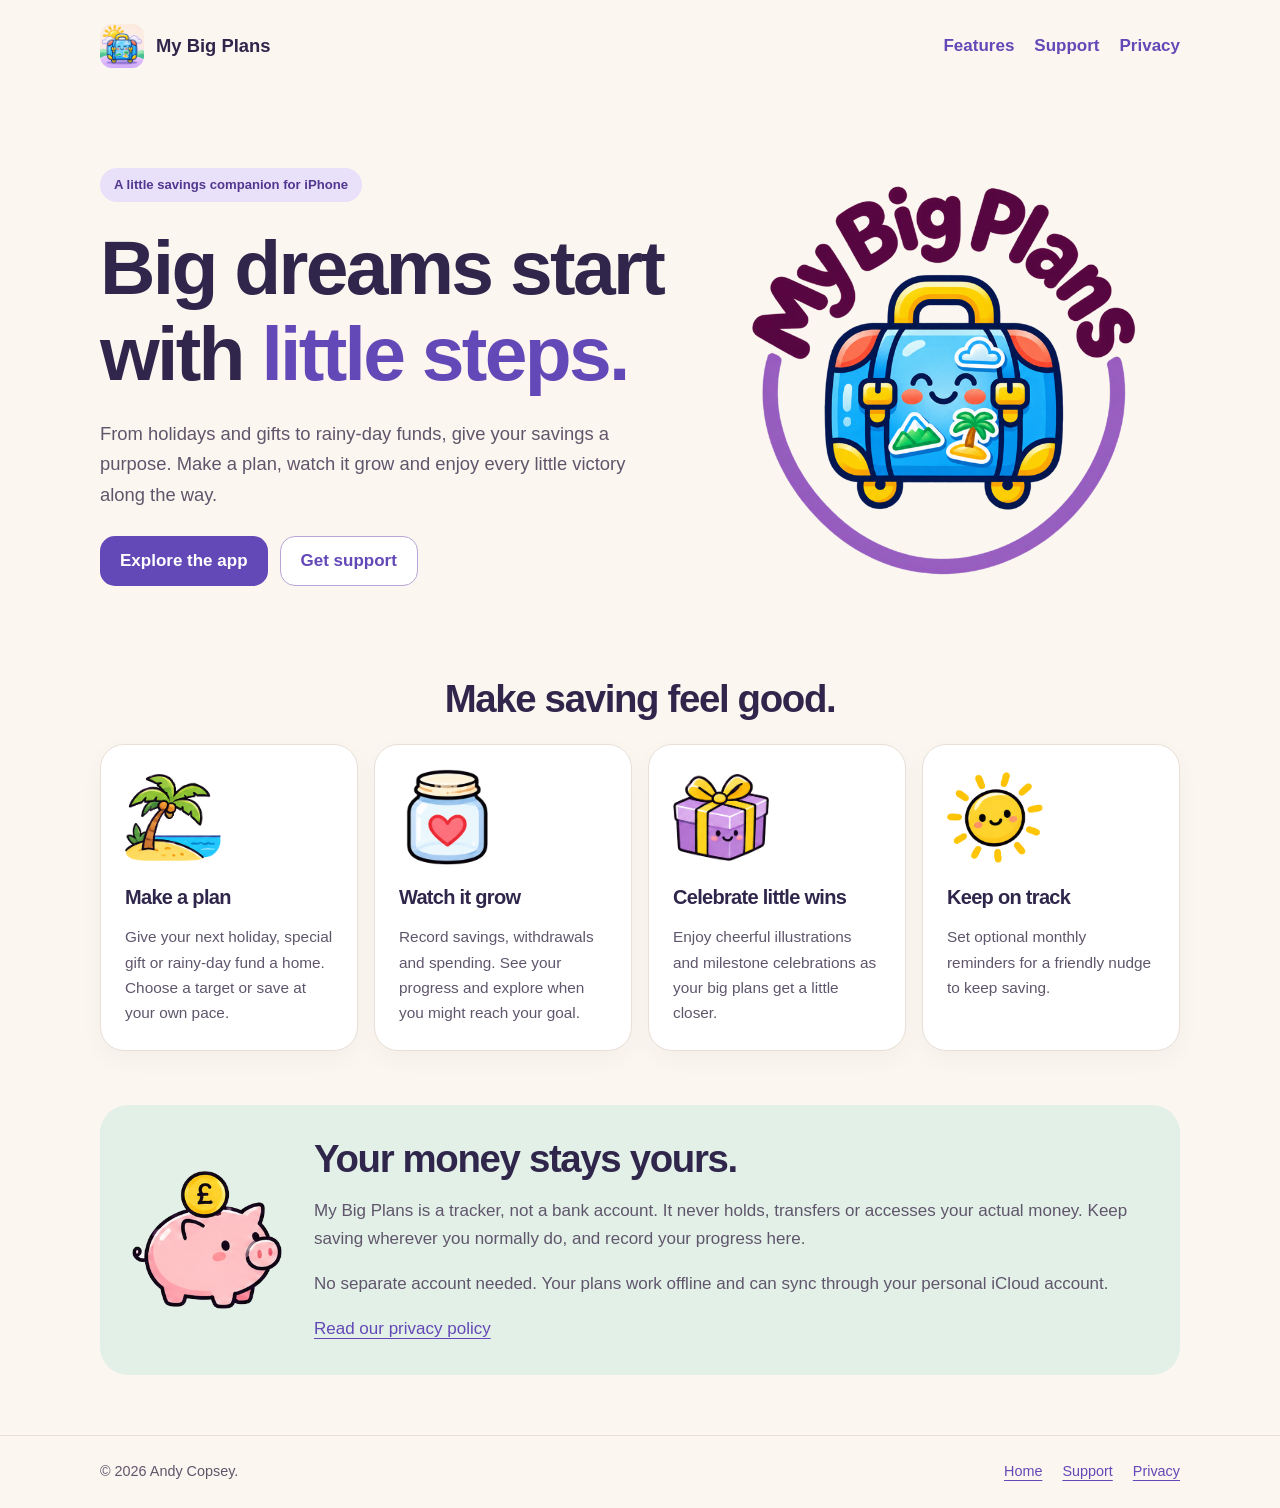
<file: index.html>
<!doctype html>
<html lang="en-GB"><head><meta charset="utf-8"><meta name="viewport" content="width=device-width, initial-scale=1"><meta name="description" content="A friendly personal savings tracker for iPhone."><title>My Big Plans — Big dreams start with little steps</title><link rel="icon" href="./images/app-icon.png"><link rel="stylesheet" href="./style.css"></head><body><a class="skip" href="#main">Skip to content</a><div class="shell"><header class="site-header"><a class="brand" href="./"><img src="./images/app-icon.png" alt="" width="44" height="44">My Big Plans</a><nav aria-label="Main navigation"><a href="./#features">Features</a><a href="./support/">Support</a><a href="./privacy/">Privacy</a></nav></header><main id="main"><section class="hero"><div class="hero-copy"><span class="eyebrow">A little savings companion for iPhone</span><h1>Big dreams start with <em>little steps.</em></h1><p>From holidays and gifts to rainy-day funds, give your savings a purpose. Make a plan, watch it grow and enjoy every little victory along the way.</p><div class="hero-actions"><a class="button primary" href="#features">Explore the app</a><a class="button secondary" href="support/">Get support</a></div></div><img class="hero-logo" src="images/logo.png" alt="My Big Plans smiling suitcase mascot"></section><section id="features"><h2 class="section-title">Make saving feel good.</h2><div class="feature-grid"><article class="card"><img src="images/island.png" alt="" width="96" height="96"><h3>Make a plan</h3><p>Give your next holiday, special gift or rainy-day fund a home. Choose a target or save at your own pace.</p></article><article class="card"><img src="images/jar.png" alt="" width="96" height="96"><h3>Watch it grow</h3><p>Record savings, withdrawals and spending. See your progress and explore when you might reach your goal.</p></article><article class="card"><img src="images/gift.png" alt="" width="96" height="96"><h3>Celebrate little wins</h3><p>Enjoy cheerful illustrations and milestone celebrations as your big plans get a little closer.</p></article><article class="card"><img src="images/sun.png" alt="" width="96" height="96"><h3>Keep on track</h3><p>Set optional monthly reminders for a friendly nudge to keep saving.</p></article></div></section><section class="showcase-panel"><img src="images/piggybank.png" alt="" width="150" height="150"><div><h2>Your money stays yours.</h2><p>My Big Plans is a tracker, not a bank account. It never holds, transfers or accesses your actual money. Keep saving wherever you normally do, and record your progress here.</p><p>No separate account needed. Your plans work offline and can sync through your personal iCloud account.</p><a href="privacy/">Read our privacy policy</a></div></section></main></div><footer><div class="shell footer-inner"><span>© 2026 Andy Copsey.</span><div class="footer-links"><a href="./">Home</a><a href="./support/">Support</a><a href="./privacy/">Privacy</a></div></div></footer></body></html>
</file>
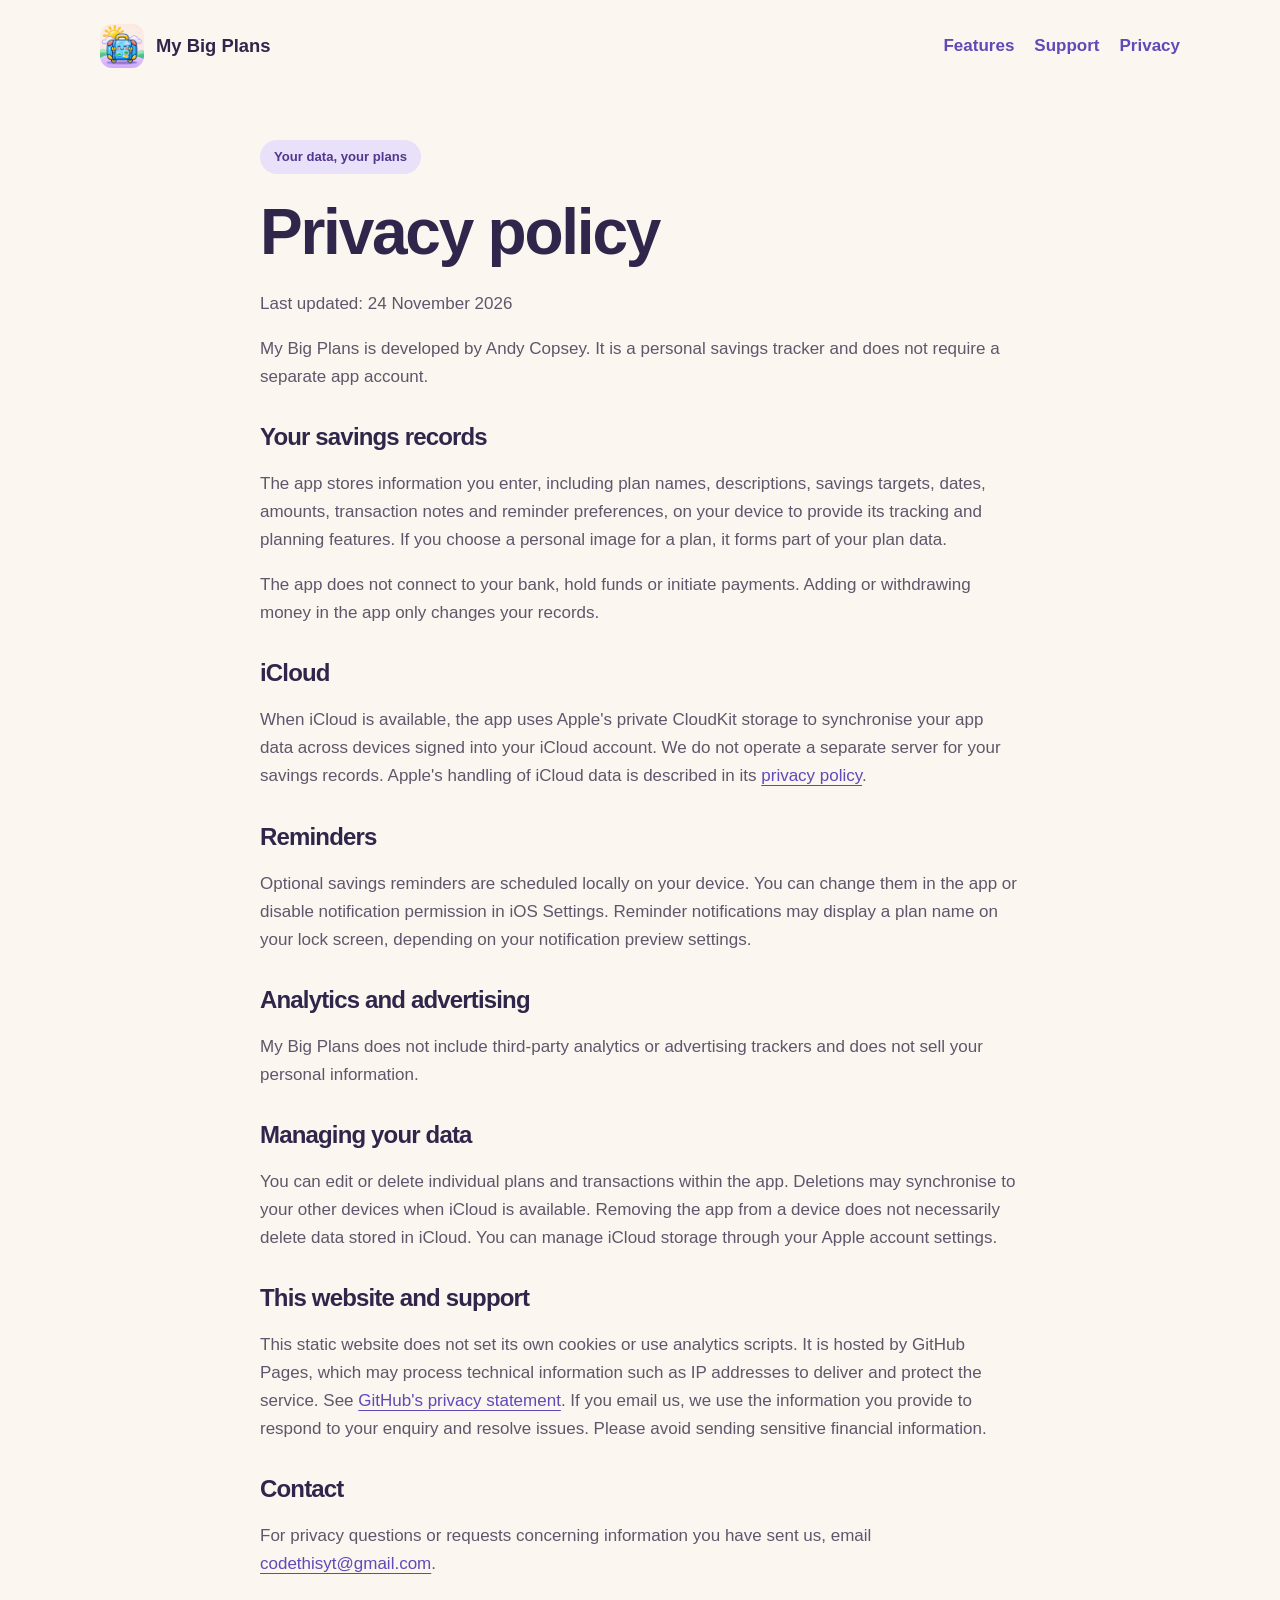
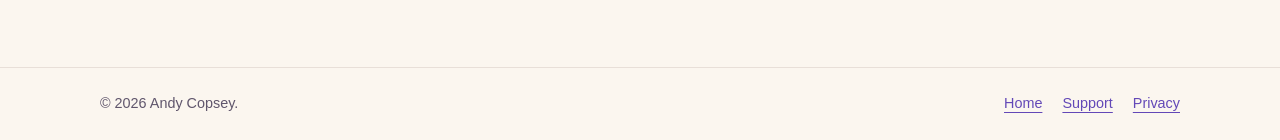
<file: privacy/index.html>
<!doctype html>
<html lang="en-GB"><head><meta charset="utf-8"><meta name="viewport" content="width=device-width, initial-scale=1"><meta name="description" content="Privacy information for My Big Plans."><title>Privacy Policy — My Big Plans</title><link rel="icon" href="../images/app-icon.png"><link rel="stylesheet" href="../style.css"></head><body><a class="skip" href="#main">Skip to content</a><div class="shell"><header class="site-header"><a class="brand" href="../"><img src="../images/app-icon.png" alt="" width="44" height="44">My Big Plans</a><nav aria-label="Main navigation"><a href="../#features">Features</a><a href="../support/">Support</a><a href="../privacy/">Privacy</a></nav></header><main id="main"><article class="page"><span class="eyebrow">Your data, your plans</span><h1>Privacy policy</h1><p class="muted">Last updated: 24 November 2026</p><p>My Big Plans is developed by Andy Copsey. It is a personal savings tracker and does not require a separate app account.</p><h2>Your savings records</h2><p>The app stores information you enter, including plan names, descriptions, savings targets, dates, amounts, transaction notes and reminder preferences, on your device to provide its tracking and planning features. If you choose a personal image for a plan, it forms part of your plan data.</p><p>The app does not connect to your bank, hold funds or initiate payments. Adding or withdrawing money in the app only changes your records.</p><h2>iCloud</h2><p>When iCloud is available, the app uses Apple's private CloudKit storage to synchronise your app data across devices signed into your iCloud account. We do not operate a separate server for your savings records. Apple's handling of iCloud data is described in its <a href="https://www.apple.com/legal/privacy/">privacy policy</a>.</p><h2>Reminders</h2><p>Optional savings reminders are scheduled locally on your device. You can change them in the app or disable notification permission in iOS Settings. Reminder notifications may display a plan name on your lock screen, depending on your notification preview settings.</p><h2>Analytics and advertising</h2><p>My Big Plans does not include third-party analytics or advertising trackers and does not sell your personal information.</p><h2>Managing your data</h2><p>You can edit or delete individual plans and transactions within the app. Deletions may synchronise to your other devices when iCloud is available. Removing the app from a device does not necessarily delete data stored in iCloud. You can manage iCloud storage through your Apple account settings.</p><h2>This website and support</h2><p>This static website does not set its own cookies or use analytics scripts. It is hosted by GitHub Pages, which may process technical information such as IP addresses to deliver and protect the service. See <a href="https://docs.github.com/en/site-policy/privacy-policies/github-general-privacy-statement">GitHub's privacy statement</a>. If you email us, we use the information you provide to respond to your enquiry and resolve issues. Please avoid sending sensitive financial information.</p><h2>Contact</h2><p>For privacy questions or requests concerning information you have sent us, email <a href="mailto:codethisyt@gmail.com">codethisyt@gmail.com</a>.</p></article></main></div><footer><div class="shell footer-inner"><span>© 2026 Andy Copsey.</span><div class="footer-links"><a href="../">Home</a><a href="../support/">Support</a><a href="../privacy/">Privacy</a></div></div></footer></body></html>
</file>
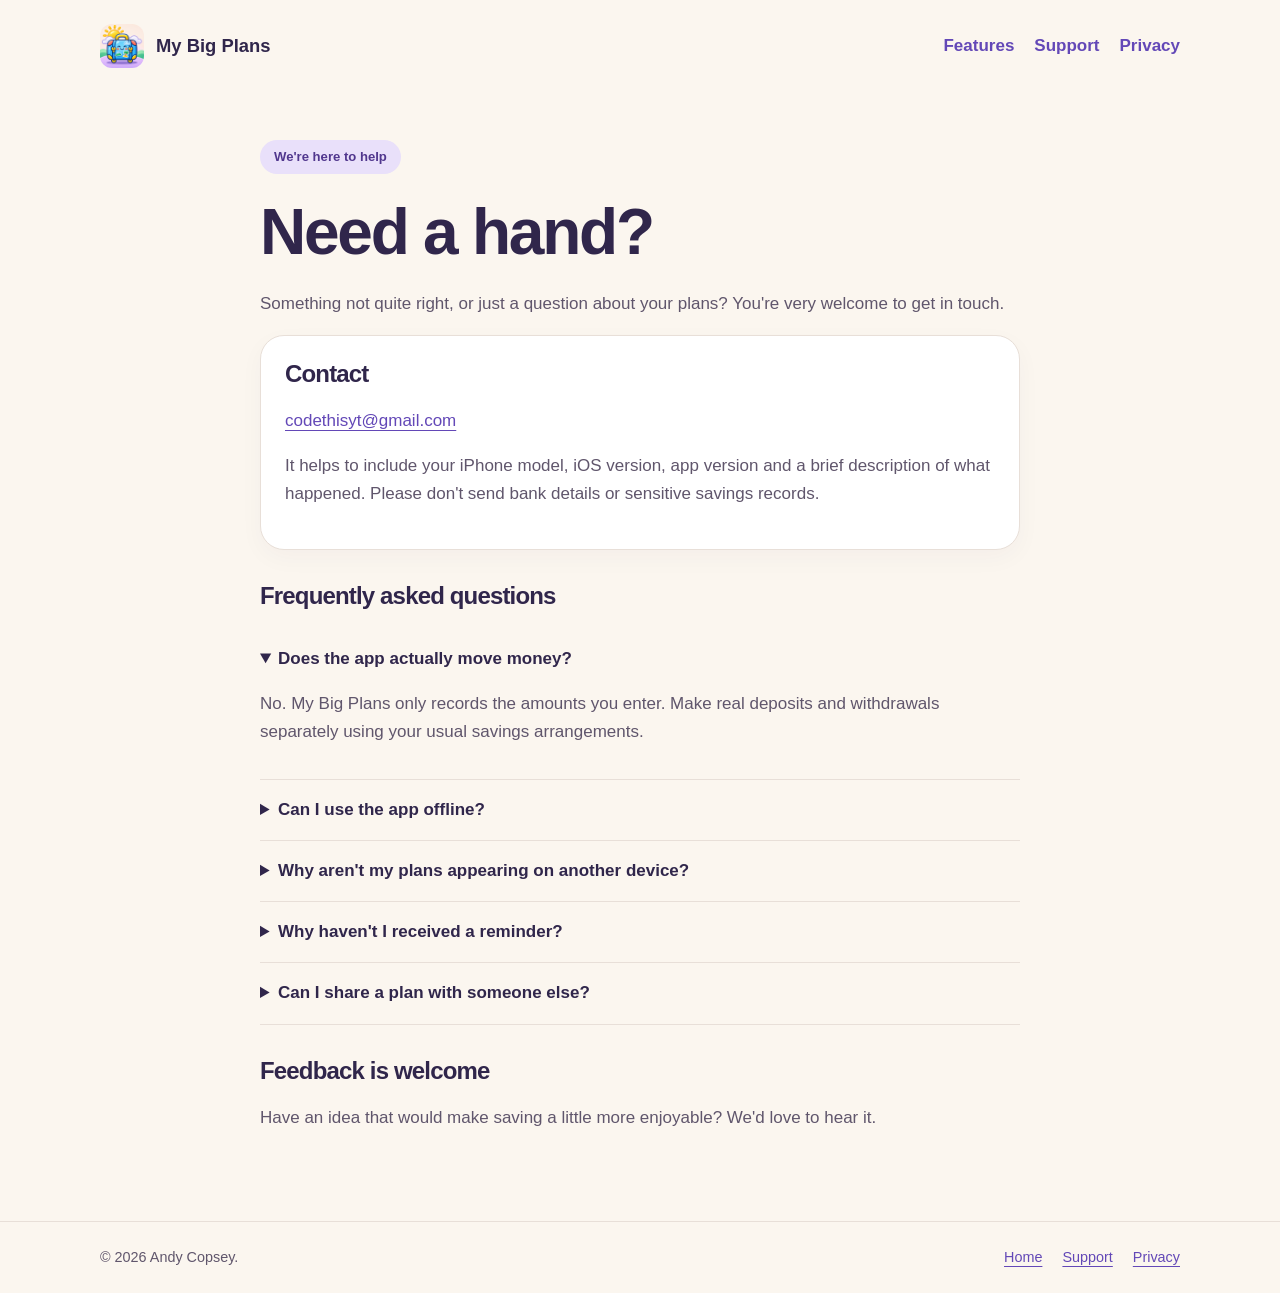
<file: support/index.html>
<!doctype html>
<html lang="en-GB"><head><meta charset="utf-8"><meta name="viewport" content="width=device-width, initial-scale=1"><meta name="description" content="Help and support for My Big Plans."><title>Support — My Big Plans</title><link rel="icon" href="../images/app-icon.png"><link rel="stylesheet" href="../style.css"></head><body><a class="skip" href="#main">Skip to content</a><div class="shell"><header class="site-header"><a class="brand" href="../"><img src="../images/app-icon.png" alt="" width="44" height="44">My Big Plans</a><nav aria-label="Main navigation"><a href="../#features">Features</a><a href="../support/">Support</a><a href="../privacy/">Privacy</a></nav></header><main id="main"><article class="page"><span class="eyebrow">We're here to help</span><h1>Need a hand?</h1><p>Something not quite right, or just a question about your plans? You're very welcome to get in touch.</p><div class="panel"><h2>Contact</h2><p><a href="mailto:codethisyt@gmail.com?subject=My%20Big%20Plans%20support">codethisyt@gmail.com</a></p><p>It helps to include your iPhone model, iOS version, app version and a brief description of what happened. Please don't send bank details or sensitive savings records.</p></div><h2>Frequently asked questions</h2><details open><summary>Does the app actually move money?</summary><p>No. My Big Plans only records the amounts you enter. Make real deposits and withdrawals separately using your usual savings arrangements.</p></details><details><summary>Can I use the app offline?</summary><p>Yes. Your plans are stored on your device. iCloud changes can sync when connectivity returns.</p></details><details><summary>Why aren't my plans appearing on another device?</summary><p>Check that both devices use the same Apple account, iCloud is enabled for the app and both have an internet connection. Allow time for syncing. Avoid deleting or reinstalling the app while troubleshooting missing data.</p></details><details><summary>Why haven't I received a reminder?</summary><p>Check the plan's reminder settings and notification permission in iOS Settings. Reminders pause when a plan is fully funded or inactive. Focus modes and notification settings may affect delivery.</p></details><details><summary>Can I share a plan with someone else?</summary><p>My Big Plans is currently designed for personal saving. Collaborative plans are not supported.</p></details><h2>Feedback is welcome</h2><p>Have an idea that would make saving a little more enjoyable? We'd love to hear it.</p></article></main></div><footer><div class="shell footer-inner"><span>© 2026 Andy Copsey.</span><div class="footer-links"><a href="../">Home</a><a href="../support/">Support</a><a href="../privacy/">Privacy</a></div></div></footer></body></html>
</file>
<file: style.css>
*{box-sizing:border-box} :root{--cream:#fbf6ef;--plum:#30264b;--purple:#6348b7;--muted:#60566c;--line:#e8dfd8} html{scroll-behavior:smooth} body{margin:0;background:var(--cream);color:var(--plum);font:17px/1.65 -apple-system,BlinkMacSystemFont,"Segoe UI",sans-serif} a{color:var(--purple);text-underline-offset:4px} a:focus-visible,summary:focus-visible{outline:3px solid var(--purple);outline-offset:5px} .shell{width:min(1080px,calc(100% - 40px));margin:auto} .site-header,.footer-inner{display:flex;justify-content:space-between;align-items:center;gap:20px;flex-wrap:wrap;padding:24px 0} .brand{display:flex;align-items:center;gap:12px;font-weight:800;font-size:1.15rem;text-decoration:none;color:var(--plum)} .brand img{border-radius:12px} nav,.footer-links{display:flex;gap:20px;flex-wrap:wrap} nav a{text-decoration:none;font-weight:650} .hero{display:grid;grid-template-columns:1.2fr 1fr;align-items:center;gap:40px;padding:65px 0 80px} .hero-logo{width:100%;max-width:440px;justify-self:center;height:auto} .eyebrow{display:inline-block;background:#e9e0fa;color:#51378e;border-radius:999px;padding:6px 14px;font-size:.82rem;font-weight:750} h1,h2,h3{line-height:1.13;letter-spacing:-.035em} h1{font-size:clamp(2.7rem,6vw,4.8rem);margin:22px 0} h1 em{font-style:normal;color:var(--purple)} h2{font-size:clamp(1.65rem,3vw,2.4rem)} h3{font-size:1.25rem} p{color:var(--muted)} .hero p{font-size:1.15rem} .hero-actions{display:flex;gap:12px;flex-wrap:wrap;margin-top:26px} .button{display:inline-flex;align-items:center;min-height:48px;padding:10px 20px;border-radius:15px;font-weight:750;text-decoration:none} .primary{background:var(--purple);color:white} .secondary{border:1px solid #b7a7d8;background:white} .section-title{text-align:center;margin:0 0 24px} .feature-grid{display:grid;grid-template-columns:repeat(4,1fr);gap:16px;margin-bottom:54px} .card,.panel{background:white;border:1px solid var(--line);border-radius:24px;padding:24px;box-shadow:0 8px 24px #30264b09} .card img{object-fit:contain} .card h3{margin:12px 0} .card p{margin-bottom:0;font-size:.96rem} .showcase-panel{display:flex;align-items:center;gap:32px;background:#e2f0e7;border-radius:28px;padding:32px;margin-bottom:60px} .showcase-panel img{object-fit:contain;flex-shrink:0} .showcase-panel h2{margin:0} .page{max-width:760px;margin:0 auto;padding:48px 0 72px} .page h1{font-size:clamp(2.5rem,6vw,4rem)} .page h2{font-size:1.5rem;margin-top:32px} .panel h2{margin-top:0} details{border-bottom:1px solid var(--line);padding:16px 0} summary{cursor:pointer;font-weight:700} footer{border-top:1px solid var(--line);font-size:.9rem;color:var(--muted)} .skip{position:absolute;left:12px;top:-100px;background:white;padding:12px;z-index:1}.skip:focus{top:12px} @media(max-width:850px){.feature-grid{grid-template-columns:repeat(2,1fr)}.hero{gap:20px}} @media(max-width:600px){.shell{width:calc(100% - 32px)}.hero{grid-template-columns:1fr;text-align:center;padding:28px 0 48px}.hero-logo{grid-row:1;max-width:260px}.hero-actions{justify-content:center}.feature-grid{grid-template-columns:1fr}.showcase-panel{flex-direction:column;text-align:center;padding:24px}.page{padding-top:24px}nav{gap:16px}} @media(prefers-reduced-motion:reduce){html{scroll-behavior:auto}}
</file>
